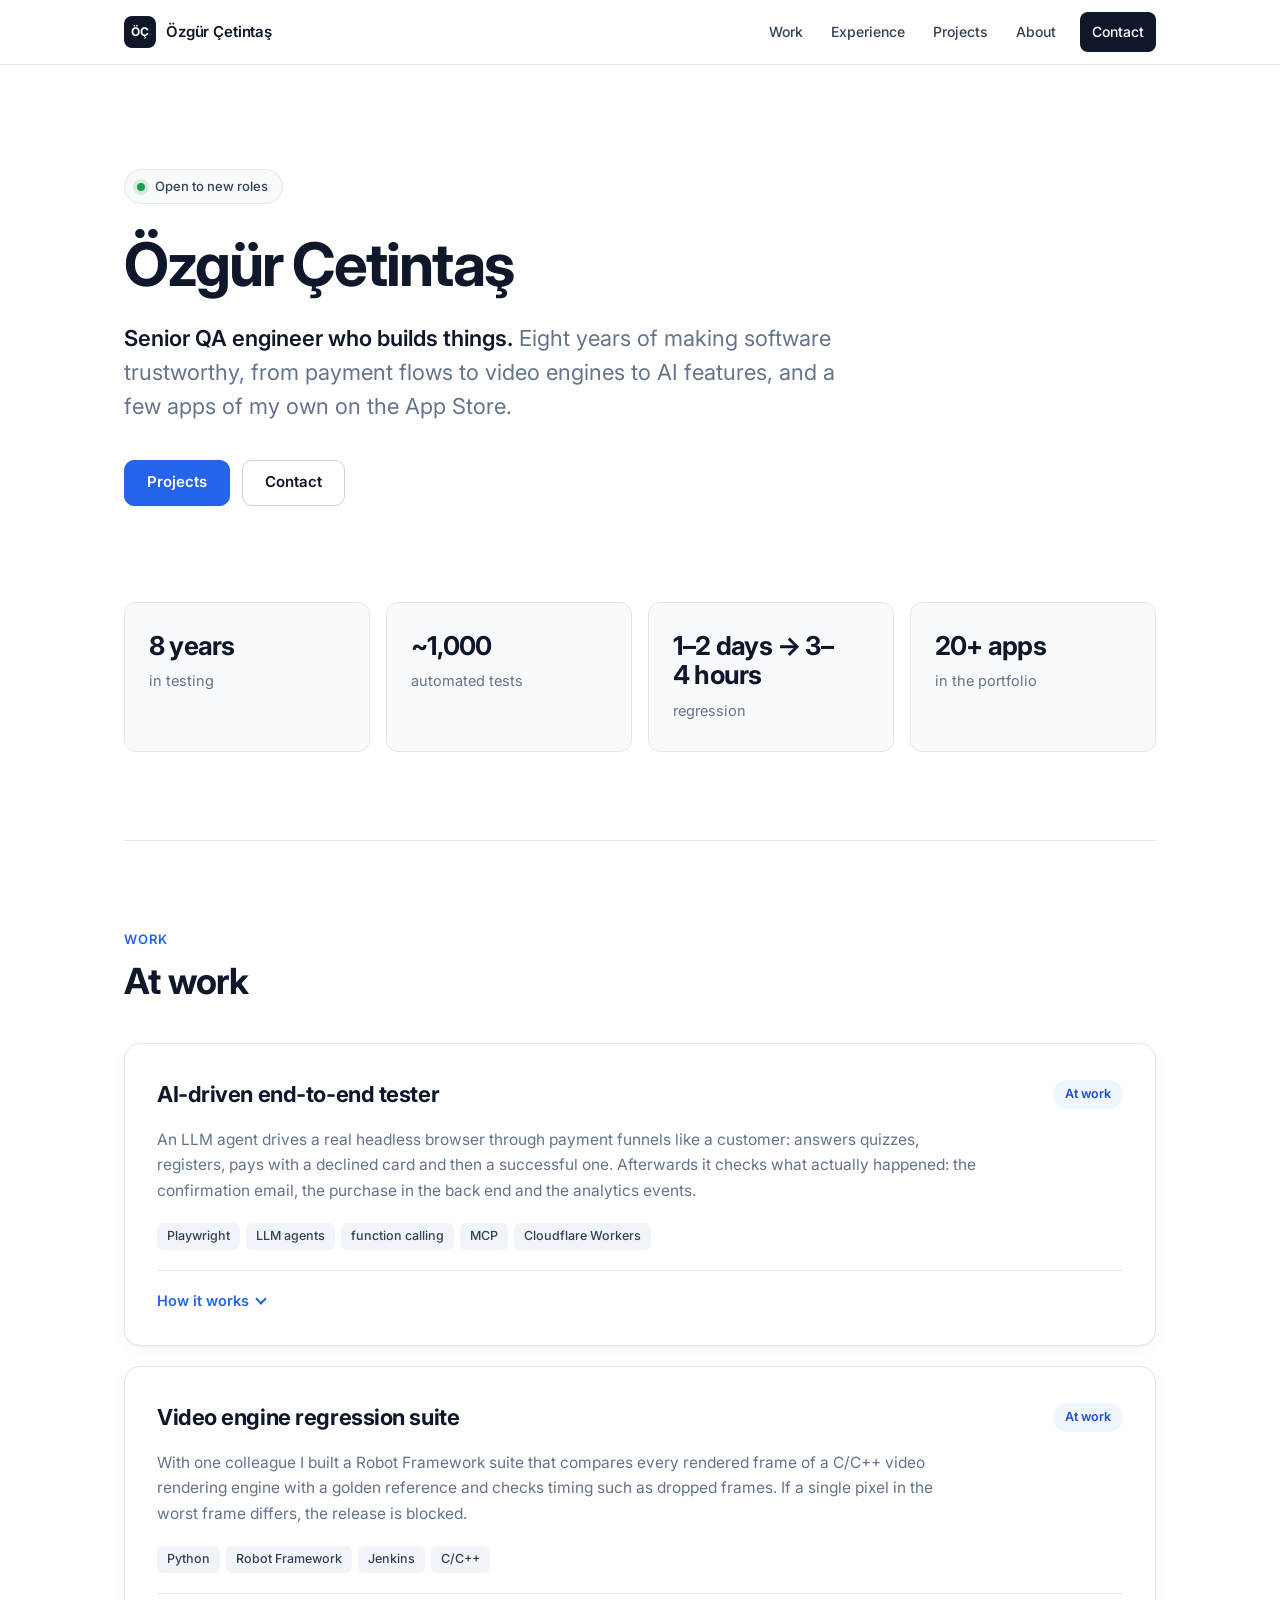
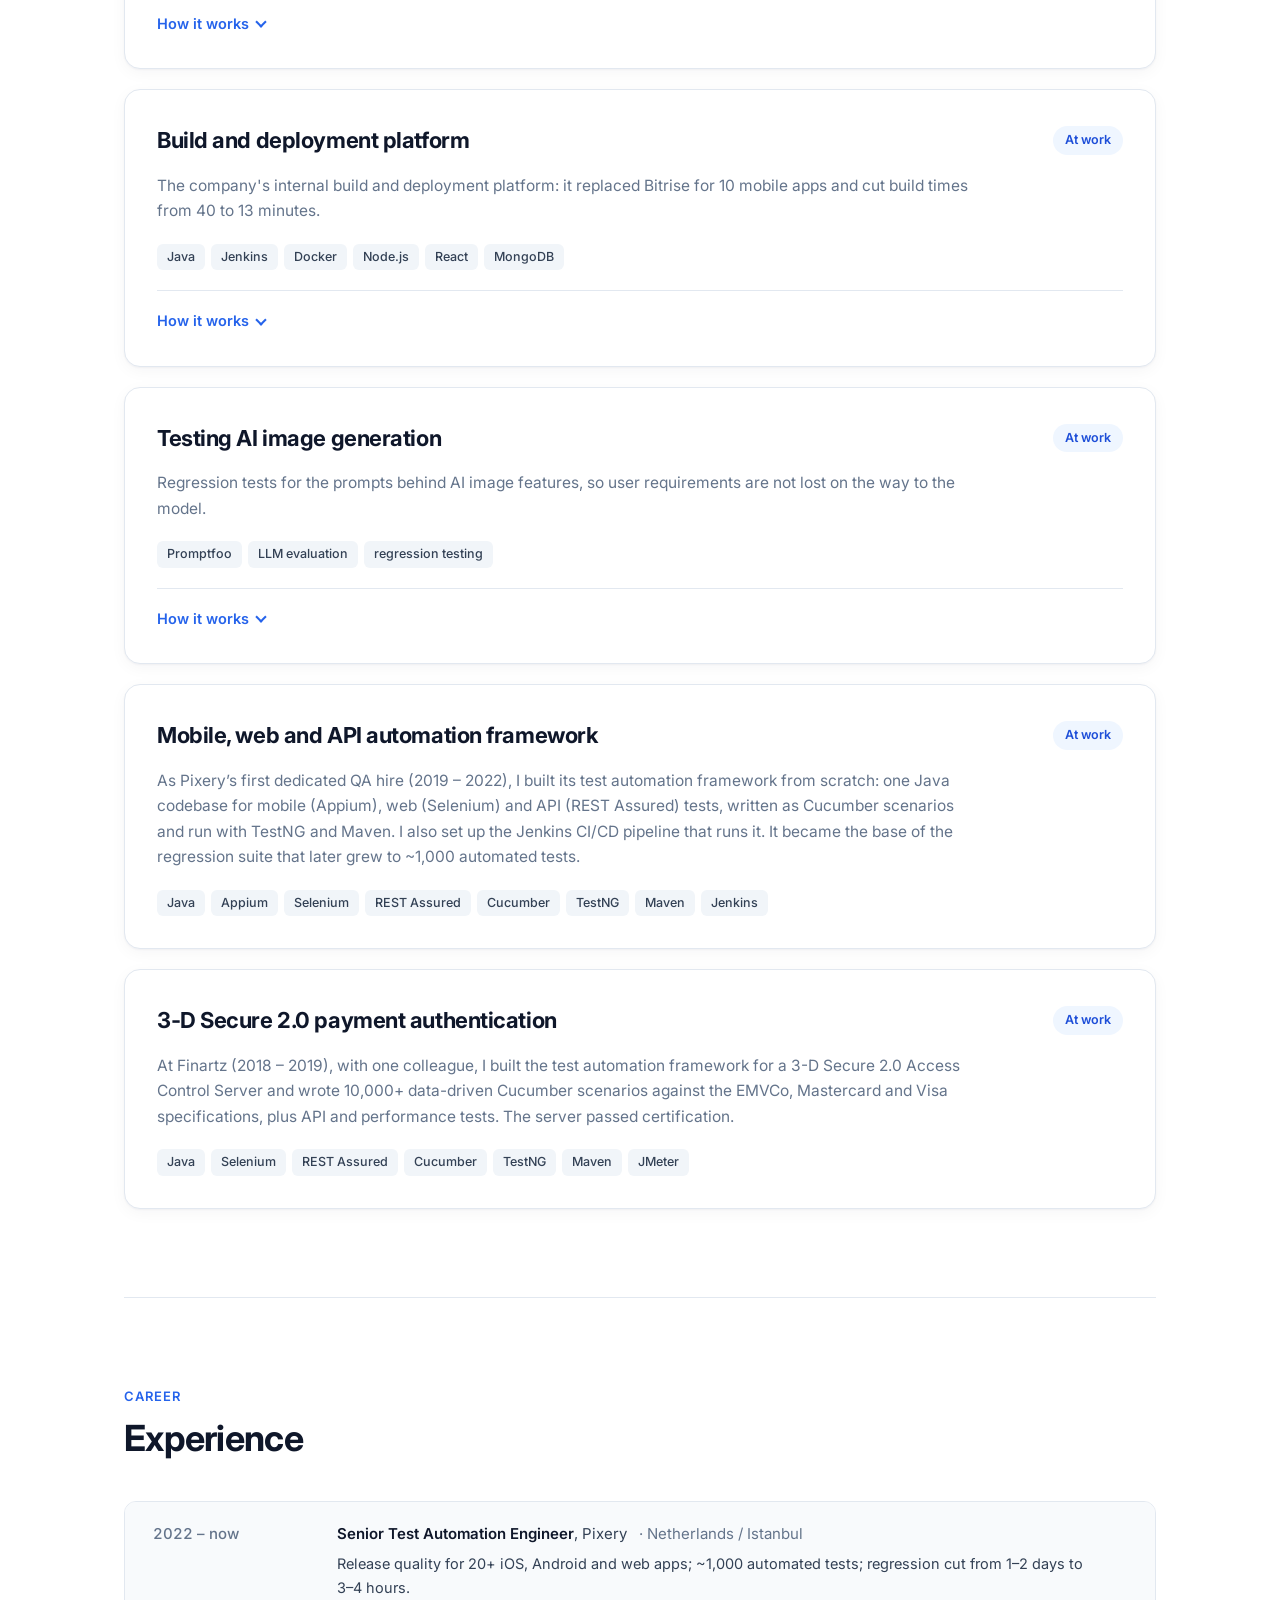
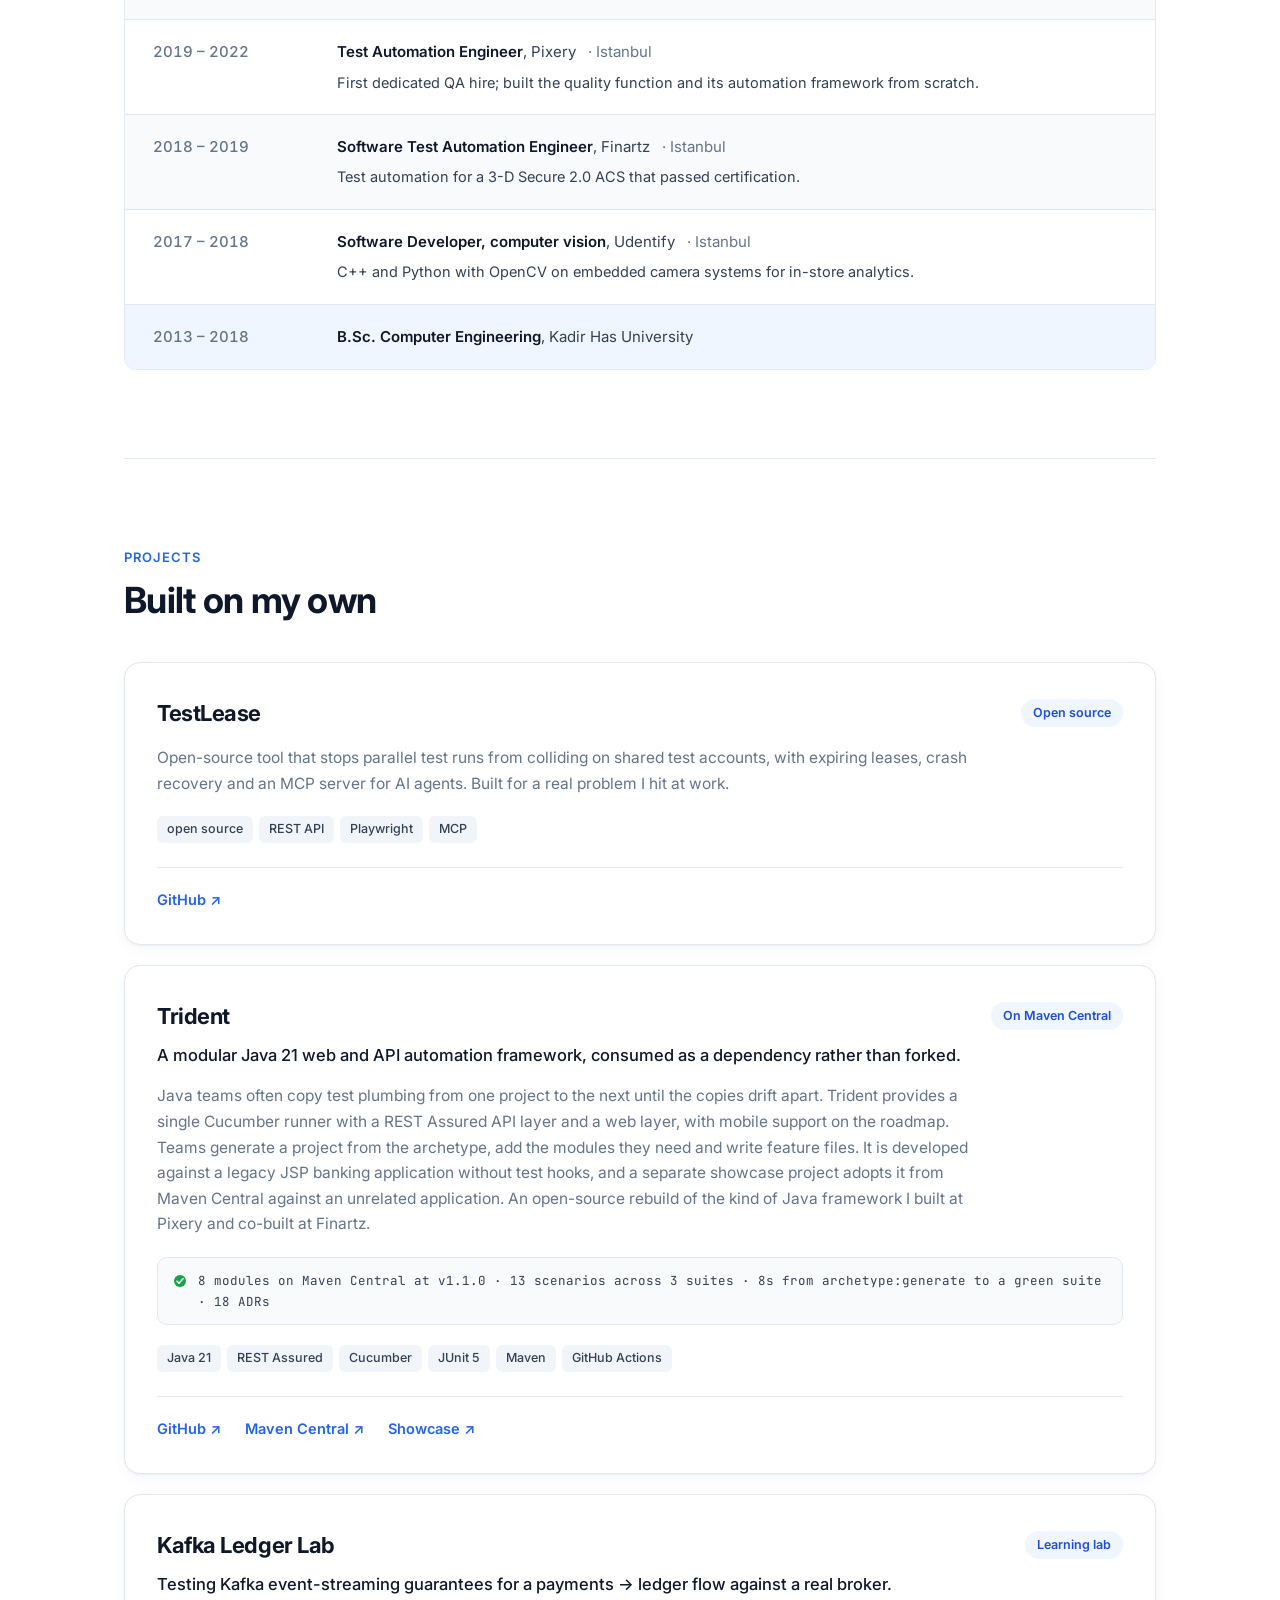
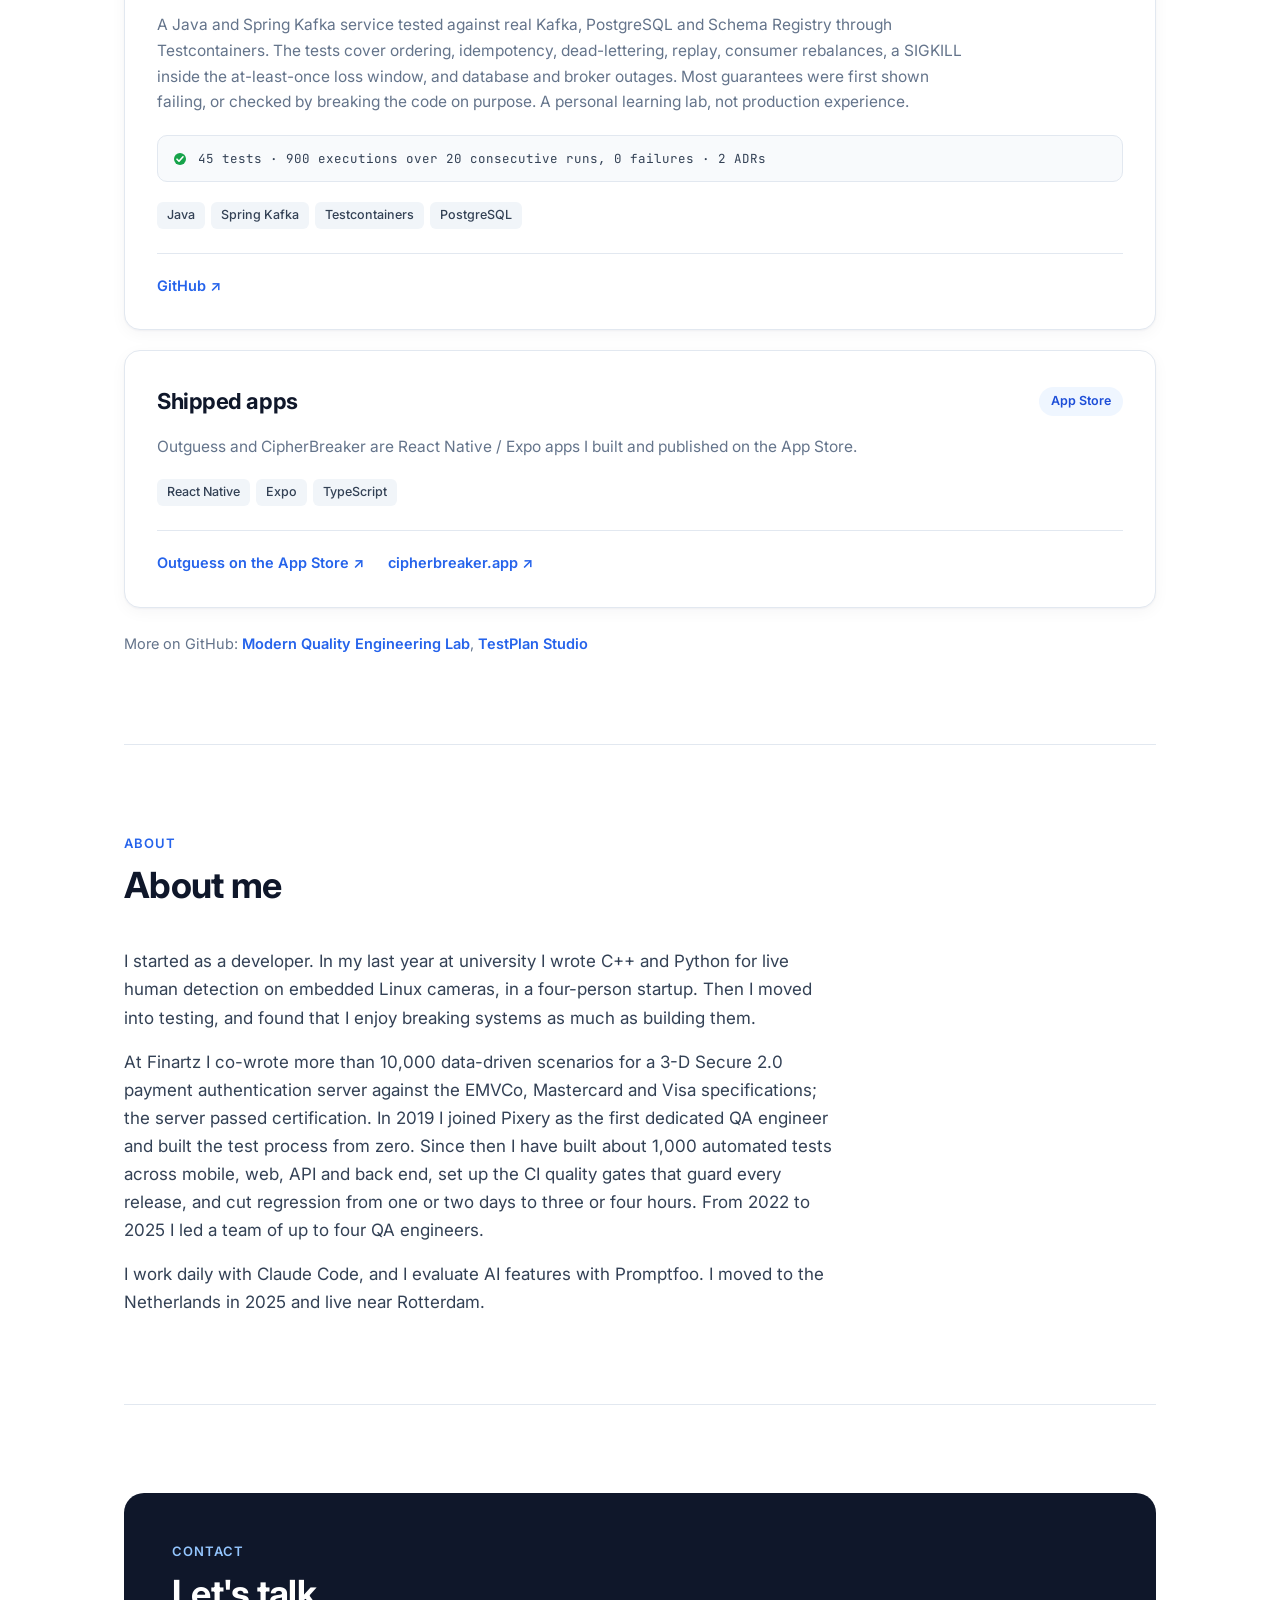
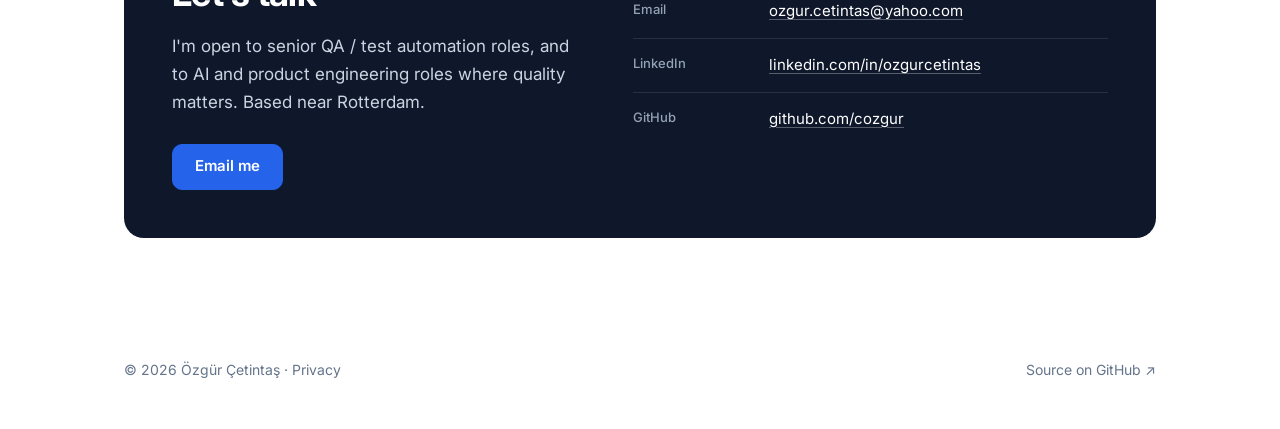
<file: site/index.html>
<!doctype html>
<html lang="en">
  <head>
    <meta charset="utf-8" />
    <meta name="viewport" content="width=device-width, initial-scale=1" />
    <title>Özgür Çetintaş - Quality Engineer &amp; Builder</title>
    <meta
      name="description"
      content="Senior QA engineer who builds things. Eight years of making software trustworthy, from payment flows to video engines to AI features, and a few apps of my own on the App Store."
    />
    <meta name="color-scheme" content="light" />
    <meta property="og:title" content="Özgür Çetintaş - Quality Engineer &amp; Builder" />
    <meta property="og:description" content="Senior QA engineer who builds things. Eight years of making software trustworthy, from payment flows to video engines to AI features, and a few apps of my own on the App Store." />
    <meta property="og:url" content="https://ozgurcetintas.dev/" />
    <meta property="og:type" content="website" />
    <meta property="og:image" content="https://ozgurcetintas.dev/assets/og.png?v=2026-11" />
    <meta property="og:image:alt" content="Özgür Çetintaş - Quality Engineer &amp; Builder" />
    <meta property="og:image:width" content="1200" />
    <meta property="og:image:height" content="630" />
    <meta name="twitter:card" content="summary_large_image" />
    <meta name="twitter:title" content="Özgür Çetintaş - Quality Engineer &amp; Builder" />
    <meta name="twitter:description" content="Senior QA engineer who builds things. Eight years of making software trustworthy, from payment flows to video engines to AI features, and a few apps of my own on the App Store." />
    <meta name="twitter:image" content="https://ozgurcetintas.dev/assets/og.png?v=2026-11" />
    <link rel="canonical" href="https://ozgurcetintas.dev/" />
    <link rel="icon" href="data:image/svg+xml,%3Csvg xmlns='http://www.w3.org/2000/svg' viewBox='0 0 32 32'%3E%3Crect width='32' height='32' rx='7' fill='%230F172A'/%3E%3Ctext x='16' y='21.5' text-anchor='middle' font-family='Arial,sans-serif' font-weight='700' font-size='14' fill='%23FFFFFF'%3E%C3%96%C3%87%3C/text%3E%3C/svg%3E" />
    <link rel="preconnect" href="https://fonts.googleapis.com" />
    <link rel="preconnect" href="https://fonts.gstatic.com" crossorigin />
    <link
      href="https://fonts.googleapis.com/css2?family=Inter:wght@400;500;600;700&family=JetBrains+Mono:wght@400;500&display=swap"
      rel="stylesheet"
    />
    <link rel="stylesheet" href="styles.css?v=2026-11d" />
    <script type="application/ld+json">
      {
        "@context": "https://schema.org",
        "@type": "Person",
        "name": "Özgür Çetintaş",
        "jobTitle": "Senior Test Automation Engineer",
        "url": "https://ozgurcetintas.dev/",
        "address": { "@type": "PostalAddress", "addressLocality": "Rotterdam area", "addressCountry": "NL" },
        "alumniOf": "Kadir Has University",
        "sameAs": ["https://www.linkedin.com/in/ozgurcetintas/", "https://github.com/cozgur"],
        "knowsAbout": ["Test automation", "Playwright", "LLM agents", "MCP", "Robot Framework", "React Native", "TypeScript", "Python", "CI/CD", "LLM evaluation"]
      }
    </script>
  </head>
  <body>
    <a class="skip" href="#work">Skip to work</a>

    <header class="topbar">
      <div class="topbar-inner">
        <a class="brand" href="#top" aria-label="Özgür Çetintaş, back to top">
          <span class="monogram" aria-hidden="true">ÖÇ</span>
          <strong>Özgür Çetintaş</strong>
        </a>
        <nav class="topnav" aria-label="Page">
          <a href="#work">Work</a>
          <a href="#experience">Experience</a>
          <a href="#projects">Projects</a>
          <a href="#about">About</a>
          <a class="nav-cta" href="#contact">Contact</a>
        </nav>
      </div>
    </header>

    <main class="page" id="top">
      <!-- Hero -->
      <section class="hero" aria-labelledby="hero-title">
        <p class="status"><span class="dot" aria-hidden="true"></span>Open to new roles</p>
        <h1 id="hero-title">Özgür Çetintaş</h1>
        <p class="lede">
          <strong>Senior QA engineer who builds things.</strong> Eight years of making software trustworthy, from
          payment flows to video engines to AI features, and a few apps of my own on the App Store.
        </p>
        <div class="cta">
          <a class="btn primary" href="#projects">Projects</a>
          <a class="btn" href="#contact">Contact</a>
        </div>
      </section>

      <!-- Impact -->
      <section id="impact" class="impact-strip" aria-label="In numbers">
        <ul class="impact">
          <li class="tile">
            <span class="figure">8 years</span>
            <span class="caption">in testing</span>
          </li>
          <li class="tile">
            <span class="figure">~1,000</span>
            <span class="caption">automated tests</span>
          </li>
          <li class="tile">
            <span class="figure">1–2 days → 3–4&nbsp;hours</span>
            <span class="caption">regression</span>
          </li>
          <li class="tile">
            <span class="figure">20+ apps</span>
            <span class="caption">in the portfolio</span>
          </li>
        </ul>
      </section>

      <!-- At work -->
      <section id="work" aria-labelledby="work-title">
        <div class="section-head">
          <p class="section-label">Work</p>
          <h2 id="work-title">At work</h2>
        </div>
        <ol class="cards">
          <li class="card">
            <header>
              <h3>AI-driven end-to-end tester</h3>
              <span class="stamp">At work</span>
            </header>
            <p class="desc">
              An LLM agent drives a real headless browser through payment funnels like a customer: answers quizzes,
              registers, pays with a declined card and then a successful one. Afterwards it checks what actually
              happened: the confirmation email, the purchase in the back end and the analytics events.
            </p>
            <ul class="badges" aria-label="Technologies">
              <li>Playwright</li><li>LLM agents</li><li>function calling</li><li>MCP</li><li>Cloudflare Workers</li>
            </ul>
            <details class="how">
              <summary>How it works</summary>
              <dl>
                <div>
                  <dt>Problem</dt>
                  <dd>Our internal funnel builder ships many onboarding, quiz and paywall funnels, each ending in a real registration and payment. Checking them by hand before and after every release did not scale, and nobody had asked for automation. I built it on my own initiative.</dd>
                </div>
                <div>
                  <dt>What I built</dt>
                  <dd>A Playwright headless browser driven by an LLM agent (function calling) that reads the accessibility tree and acts like a customer: answers the quiz, registers, pays with a declined card and then a successful one in payment-provider sandboxes. Then it checks real outcomes, not the UI: the confirmation email, the purchase granted in the back end and the analytics events. It runs from the editor, on a schedule for regression, or from an AI assistant through MCP tools, with A/B variants, locales and viewports. Each run leaves step logs, screenshots, a session replay and a Slack alert on failure.</dd>
                </div>
                <div>
                  <dt>What it caught</dt>
                  <dd>Reviewing the tester&rsquo;s own code, I found retry logic that could charge a payment twice (I fixed it) and a race condition in the cancel flow (a developer fixed it).</dd>
                </div>
              </dl>
            </details>
          </li>

          <li class="card">
            <header>
              <h3>Video engine regression suite</h3>
              <span class="stamp">At work</span>
            </header>
            <p class="desc">
              With one colleague I built a Robot Framework suite that compares every rendered frame of a C/C++ video
              rendering engine with a golden reference and checks timing such as dropped frames. If a single pixel in
              the worst frame differs, the release is blocked.
            </p>
            <ul class="badges" aria-label="Technologies">
              <li>Python</li><li>Robot Framework</li><li>Jenkins</li><li>C/C++</li>
            </ul>
            <details class="how">
              <summary>How it works</summary>
              <dl>
                <div>
                  <dt>Problem</dt>
                  <dd>Our core product was a cross-platform video rendering engine with a C/C++ core. Regressions were checked by a manually triggered process, and visual or timing bugs could reach a release.</dd>
                </div>
                <div>
                  <dt>What I built</dt>
                  <dd>In 2021, with one colleague, a Robot Framework suite with our own Python keyword libraries, running in a Jenkins pipeline I set up, still in use. It compares every rendered frame with a golden reference (PSNR on the worst frame, plus bit-exact MD5 checks per frame), and analyses timing from frame timestamps: jitter, dropped and duplicated frames. A fault injector generates streams with known defects to prove the checks actually detect them. Suites are tagged by requirement and run in parallel.</dd>
                </div>
                <div>
                  <dt>What it changed</dt>
                  <dd>Any result below the threshold blocked the release. It caught real failures caused by non-deterministic effects; each was root-caused with the engine team before the reference was updated. One flaky check taught me to verify the measurement first: the test sometimes captured a frame before rendering finished, so I made it wait for a reliable completion signal.</dd>
                </div>
              </dl>
            </details>
          </li>

          <li class="card">
            <header>
              <h3>Build and deployment platform</h3>
              <span class="stamp">At work</span>
            </header>
            <p class="desc">The company's internal build and deployment platform: it replaced Bitrise for 10 mobile apps and cut build times from 40 to 13 minutes.</p>
            <ul class="badges" aria-label="Technologies">
              <li>Java</li><li>Jenkins</li><li>Docker</li><li>Node.js</li><li>React</li><li>MongoDB</li>
            </ul>
            <details class="how">
              <summary>How it works</summary>
              <dl>
                <div>
                  <dt>Problem</dt>
                  <dd>Testers and stakeholders needed the right app build quickly, with clear versions, across many apps.</dd>
                </div>
                <div>
                  <dt>What I built</dt>
                  <dd>A platform on Java, Jenkins and Docker with a Node.js/Express/React/MongoDB front end that builds, distributes and tracks iOS and Android builds, with queued runs and automatic retries. Incremental builds and reusable submodule artifacts cut build times from 40 to 13 minutes.</dd>
                </div>
                <div>
                  <dt>What it changed</dt>
                  <dd>It replaced Bitrise for 10 apps, avoiding an estimated $24K a year in external tooling costs.</dd>
                </div>
              </dl>
            </details>
          </li>

          <li class="card">
            <header>
              <h3>Testing AI image generation</h3>
              <span class="stamp">At work</span>
            </header>
            <p class="desc">Regression tests for the prompts behind AI image features, so user requirements are not lost on the way to the model.</p>
            <ul class="badges" aria-label="Technologies">
              <li>Promptfoo</li><li>LLM evaluation</li><li>regression testing</li>
            </ul>
            <details class="how">
              <summary>How it works</summary>
              <dl>
                <div>
                  <dt>Problem</dt>
                  <dd>In our image-generation features, a user&rsquo;s requirement, for example a specific colour or &ldquo;no text or logo&rdquo;, could get lost while the app built the prompt for the model.</dd>
                </div>
                <div>
                  <dt>What I built</dt>
                  <dd>Promptfoo test scenarios that check the generated prompt against the user&rsquo;s requirements, and re-run the same inputs after every template change to compare old and new versions. The images themselves are reviewed manually.</dd>
                </div>
                <div>
                  <dt>What it changed</dt>
                  <dd>I made mandatory requirements explicit in the template and added each failure to regression. Store reviews complaining about irrelevant images went down.</dd>
                </div>
              </dl>
            </details>
          </li>

          <li class="card">
            <header>
              <h3>Mobile, web and API automation framework</h3>
              <span class="stamp">At work</span>
            </header>
            <p class="desc">
              As Pixery&rsquo;s first dedicated QA hire (2019&nbsp;–&nbsp;2022), I built its test automation framework from scratch: one Java
              codebase for mobile (Appium), web (Selenium) and API (REST Assured) tests, written as Cucumber scenarios
              and run with TestNG and Maven. I also set up the Jenkins CI/CD pipeline that runs it. It became the base of the regression suite that later grew to ~1,000
              automated tests.
            </p>
            <ul class="badges" aria-label="Technologies">
              <li>Java</li><li>Appium</li><li>Selenium</li><li>REST Assured</li><li>Cucumber</li><li>TestNG</li><li>Maven</li><li>Jenkins</li>
            </ul>
          </li>

          <li class="card">
            <header>
              <h3>3-D Secure 2.0 payment authentication</h3>
              <span class="stamp">At work</span>
            </header>
            <p class="desc">
              At Finartz (2018&nbsp;–&nbsp;2019), with one colleague, I built the test automation framework for a 3-D Secure 2.0 Access Control Server
              and wrote 10,000+ data-driven Cucumber scenarios against the EMVCo, Mastercard and Visa specifications, plus API and performance tests.
              The server passed certification.
            </p>
            <ul class="badges" aria-label="Technologies">
              <li>Java</li><li>Selenium</li><li>REST Assured</li><li>Cucumber</li><li>TestNG</li><li>Maven</li><li>JMeter</li>
            </ul>
          </li>
        </ol>
      </section>

      <!-- Experience -->
      <section id="experience" aria-labelledby="experience-title">
        <div class="section-head">
          <p class="section-label">Career</p>
          <h2 id="experience-title">Experience</h2>
        </div>
        <dl class="matrix timeline">
          <div>
            <dt>2022 – now</dt>
            <dd><strong>Senior Test Automation Engineer</strong>, Pixery <span>Netherlands / Istanbul</span>
              <p class="result">Release quality for 20+ iOS, Android and web apps; ~1,000 automated tests; regression cut from 1–&#8288;2 days to 3–&#8288;4&nbsp;hours.</p>
            </dd>
          </div>
          <div>
            <dt>2019 – 2022</dt>
            <dd><strong>Test Automation Engineer</strong>, Pixery <span>Istanbul</span>
              <p class="result">First dedicated QA hire; built the quality function and its automation framework from scratch.</p>
            </dd>
          </div>
          <div>
            <dt>2018 – 2019</dt>
            <dd><strong>Software Test Automation Engineer</strong>, Finartz <span>Istanbul</span>
              <p class="result">Test automation for a 3-D Secure 2.0 ACS that passed certification.</p>
            </dd>
          </div>
          <div>
            <dt>2017 – 2018</dt>
            <dd><strong>Software Developer, computer vision</strong>, Udentify <span>Istanbul</span>
              <p class="result">C++ and Python with OpenCV on embedded camera systems for in-store analytics.</p>
            </dd>
          </div>
          <div class="edu">
            <dt>2013 – 2018</dt>
            <dd><strong>B.Sc. Computer Engineering</strong>, Kadir Has University</dd>
          </div>
        </dl>
      </section>

      <!-- Built on my own -->
      <section id="projects" aria-labelledby="projects-title">
        <div class="section-head">
          <p class="section-label">Projects</p>
          <h2 id="projects-title">Built on my own</h2>
        </div>
        <ol class="cards">
          <li class="card">
            <header>
              <h3>TestLease</h3>
              <span class="stamp">Open source</span>
            </header>
            <p class="desc">
              Open-source tool that stops parallel test runs from colliding on shared test accounts, with expiring
              leases, crash recovery and an MCP server for AI agents. Built for a real problem I hit at work.
            </p>
            <ul class="badges" aria-label="Technologies">
              <li>open source</li><li>REST API</li><li>Playwright</li><li>MCP</li>
            </ul>
            <p class="links">
              <a href="https://github.com/testlease/testlease" target="_blank" rel="noopener">GitHub ↗</a>
            </p>
          </li>

          <li class="card">
            <header>
              <h3>Trident</h3>
              <span class="stamp">On Maven Central</span>
            </header>
            <p class="summary">A modular Java 21 web and API automation framework, consumed as a dependency rather than forked.</p>
            <p class="desc">
              Java teams often copy test plumbing from one project to the next until the copies drift apart. Trident
              provides a single Cucumber runner with a REST Assured API layer and a web layer, with mobile support on
              the roadmap. Teams generate a project from the archetype, add the modules they need and write feature files.
              It is developed against a legacy JSP banking application without test hooks, and a separate showcase
              project adopts it from Maven Central against an unrelated application. An open-source rebuild of the kind
              of Java framework I built at Pixery and co-built at Finartz.
            </p>
            <p class="facts" data-facts="trident">8 modules on Maven Central at v1.1.0 · 13 scenarios across 3 suites · 8s from archetype:generate to a green suite · 18 ADRs</p>
            <ul class="badges" aria-label="Technologies">
              <li>Java 21</li><li>REST Assured</li><li>Cucumber</li><li>JUnit 5</li><li>Maven</li><li>GitHub Actions</li>
            </ul>
            <p class="links">
              <a href="https://github.com/cozgur/trident" target="_blank" rel="noopener">GitHub ↗</a>
              <a href="https://central.sonatype.com/namespace/dev.ozgurcetintas.trident" target="_blank" rel="noopener">Maven Central ↗</a>
              <a href="https://github.com/cozgur/trident-showcase" target="_blank" rel="noopener">Showcase ↗</a>
            </p>
          </li>

          <li class="card">
            <header>
              <h3>Kafka Ledger Lab</h3>
              <span class="stamp">Learning lab</span>
            </header>
            <p class="summary">Testing Kafka event-streaming guarantees for a payments → ledger flow against a real broker.</p>
            <p class="desc">
              A Java and Spring Kafka service tested against real Kafka, PostgreSQL and Schema Registry through
              Testcontainers. The tests cover ordering, idempotency, dead-lettering, replay, consumer rebalances, a
              SIGKILL inside the at-least-once loss window, and database and broker outages. Most guarantees were first
              shown failing, or checked by breaking the code on purpose. A personal learning lab, not production experience.
            </p>
            <p class="facts">45 tests · 900 executions over 20 consecutive runs, 0 failures · 2 ADRs</p>
            <ul class="badges" aria-label="Technologies">
              <li>Java</li><li>Spring Kafka</li><li>Testcontainers</li><li>PostgreSQL</li>
            </ul>
            <p class="links">
              <a href="https://github.com/cozgur/kafka-ledger-lab-java" target="_blank" rel="noopener">GitHub ↗</a>
            </p>
          </li>

          <li class="card">
            <header>
              <h3>Shipped apps</h3>
              <span class="stamp">App Store</span>
            </header>
            <p class="desc">
              Outguess and CipherBreaker are React Native / Expo apps I built and published on the App Store.
            </p>
            <ul class="badges" aria-label="Technologies">
              <li>React Native</li><li>Expo</li><li>TypeScript</li>
            </ul>
            <p class="links">
              <a href="https://apps.apple.com/app/id6808974621" target="_blank" rel="noopener">Outguess on the App Store ↗</a>
              <a href="https://cipherbreaker.app" target="_blank" rel="noopener">cipherbreaker.app ↗</a>
            </p>
          </li>

          <!--
          <li class="card">
            <header>
              <h3>Postklar</h3>
              <span class="stamp">Coming soon</span>
            </header>
            <p class="desc">An iOS app that explains official letters in 50+ languages, coming soon.</p>
          </li>
          -->
        </ol>
        <p class="more">
          More on GitHub:
          <a href="https://github.com/cozgur/modern-quality-engineering-lab" target="_blank" rel="noopener">Modern Quality Engineering Lab</a>,
          <a href="https://github.com/cozgur/testplan-studio" target="_blank" rel="noopener">TestPlan Studio</a>
        </p>
      </section>

      <!-- About -->
      <section id="about" aria-labelledby="about-title">
        <div class="section-head">
          <p class="section-label">About</p>
          <h2 id="about-title">About me</h2>
        </div>
        <div class="prose">
          <p>
            I started as a developer. In my last year at university I wrote C++ and Python for live human detection on
            embedded Linux cameras, in a four-person startup. Then I moved into testing, and found that I enjoy breaking
            systems as much as building them.
          </p>
          <p>
            At Finartz I co-wrote more than 10,000 data-driven scenarios for a 3-D Secure 2.0 payment authentication
            server against the EMVCo, Mastercard and Visa specifications; the server passed certification. In 2019 I joined Pixery as the first dedicated QA engineer and built the test process from zero.
            Since then I have built about 1,000 automated tests across mobile, web, API and back end, set up the CI
            quality gates that guard every release, and cut regression from one or two days to three or four hours. From 2022
            to 2025 I led a team of up to four QA engineers.
          </p>
          <p>
            I work daily with Claude Code, and I evaluate AI features with Promptfoo. I moved to the Netherlands in
            2025 and live near Rotterdam.
          </p>
        </div>
      </section>

      <!-- Contact -->
      <section id="contact" aria-labelledby="contact-title">
        <div class="contact-panel">
          <div class="contact-intro">
            <p class="section-label">Contact</p>
            <h2 id="contact-title">Let's talk</h2>
            <p>
              I'm open to senior QA / test automation roles, and to AI and product engineering roles where quality
              matters. Based near Rotterdam.
            </p>
            <a class="btn primary email" data-user="ozgur.cetintas" data-domain="yahoo.com" data-keep-label href="#contact">Email me</a>
          </div>
          <dl class="contact">
            <div>
              <dt>Email</dt>
              <dd><a class="email" data-user="ozgur.cetintas" data-domain="yahoo.com" href="#contact">ozgur.cetintas [at] yahoo.com</a></dd>
            </div>
            <div>
              <dt>LinkedIn</dt>
              <dd><a href="https://www.linkedin.com/in/ozgurcetintas/" target="_blank" rel="noopener">linkedin.com/in/ozgurcetintas</a></dd>
            </div>
            <div>
              <dt>GitHub</dt>
              <dd><a href="https://github.com/cozgur" target="_blank" rel="noopener">github.com/cozgur</a></dd>
            </div>
          </dl>
        </div>
      </section>
    </main>

    <footer class="footer">
      <span>© 2026 Özgür Çetintaş · <a href="privacy/">Privacy</a></span>
      <span><a href="https://github.com/cozgur/ozgurcetintas.dev" target="_blank" rel="noopener">Source on GitHub ↗</a></span>
    </footer>
    <script>
      // The address is assembled here so it never sits in the HTML for scrapers.
      document.querySelectorAll('a.email').forEach((a) => {
        const address = a.dataset.user + '@' + a.dataset.domain;
        a.href = 'mailto:' + address;
        if (!a.hasAttribute('data-keep-label')) a.textContent = address;
      });
    </script>
  </body>
</html>
</file>
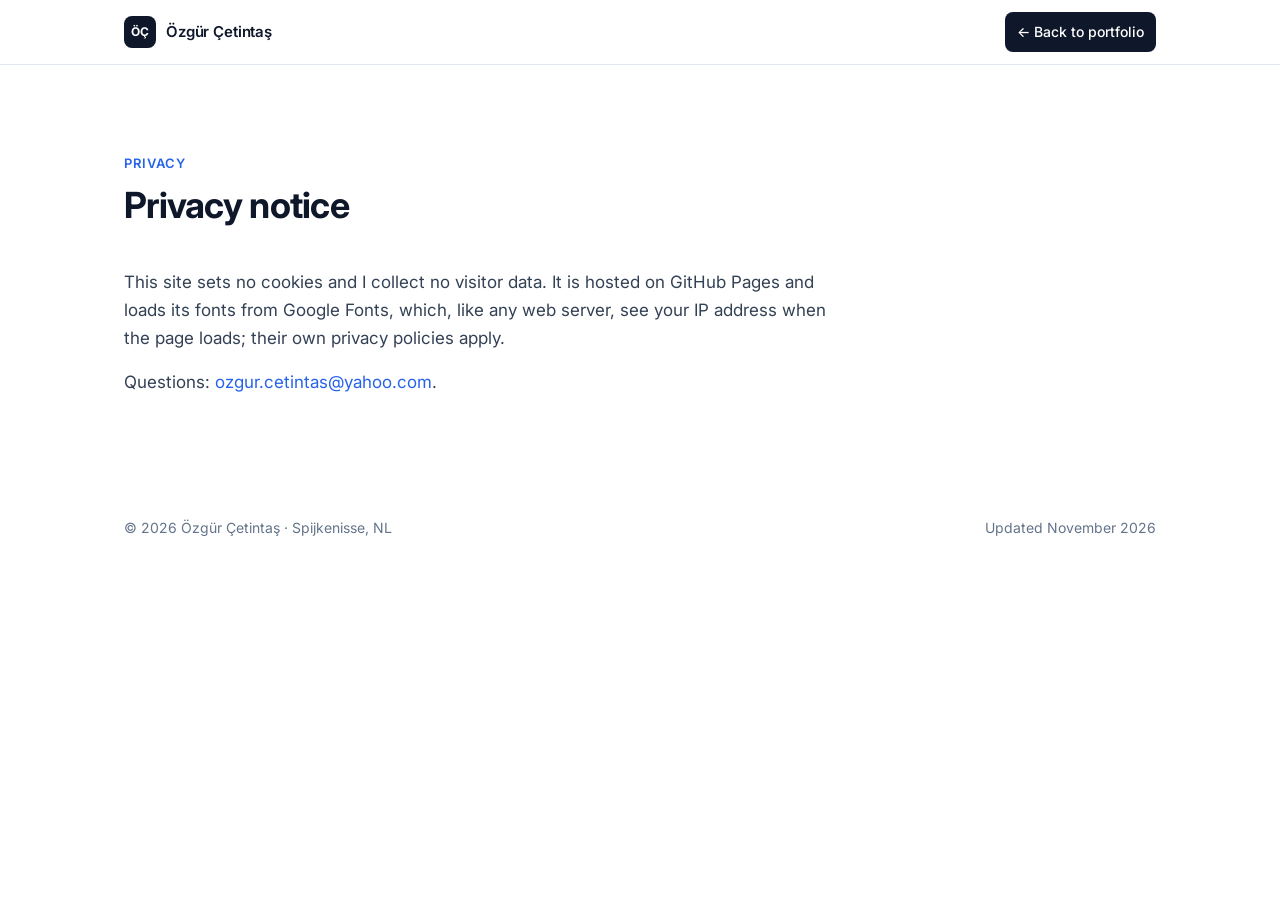
<file: site/privacy/index.html>
<!doctype html>
<html lang="en">
  <head>
    <meta charset="utf-8" />
    <meta name="viewport" content="width=device-width, initial-scale=1" />
    <title>Privacy · Özgür Çetintaş</title>
    <meta name="description" content="ozgurcetintas.dev sets no cookies and collects no visitor data." />
    <meta name="robots" content="noindex" />
    <meta name="color-scheme" content="light" />
    <link rel="canonical" href="https://ozgurcetintas.dev/privacy/" />
    <link rel="preconnect" href="https://fonts.googleapis.com" />
    <link rel="preconnect" href="https://fonts.gstatic.com" crossorigin />
    <link
      href="https://fonts.googleapis.com/css2?family=Inter:wght@400;500;600;700&family=JetBrains+Mono:wght@400;500&display=swap"
      rel="stylesheet"
    />
    <link rel="stylesheet" href="../styles.css?v=2026-11c" />
  </head>
  <body>
    <header class="topbar">
      <div class="topbar-inner">
        <a class="brand" href="../">
          <span class="monogram" aria-hidden="true">ÖÇ</span>
          <strong>Özgür Çetintaş</strong>
        </a>
        <nav class="topnav" aria-label="Page"><a class="nav-cta" href="../">← Back to portfolio</a></nav>
      </div>
    </header>

    <main class="page">
      <section aria-labelledby="privacy-label">
        <div class="section-head"><p class="section-label">Privacy</p><h2 id="privacy-label">Privacy notice</h2></div>
        <div class="prose">
          <p>
            This site sets no cookies and I collect no visitor data. It is hosted on GitHub Pages and loads its fonts
            from Google Fonts, which, like any web server, see your IP address when the page loads; their own privacy
            policies apply.
          </p>
          <p>
            Questions: <a class="email" data-user="ozgur.cetintas" data-domain="yahoo.com" href="#">ozgur.cetintas [at] yahoo.com</a>.
          </p>
        </div>
      </section>
    </main>

    <footer class="footer">
      <span>© 2026 Özgür Çetintaş · Spijkenisse, NL</span>
      <span>Updated November 2026</span>
    </footer>
    <script>
      document.querySelectorAll('a.email').forEach((a) => {
        const address = a.dataset.user + '@' + a.dataset.domain;
        a.href = 'mailto:' + address;
        a.textContent = address;
      });
    </script>
  </body>
</html>
</file>
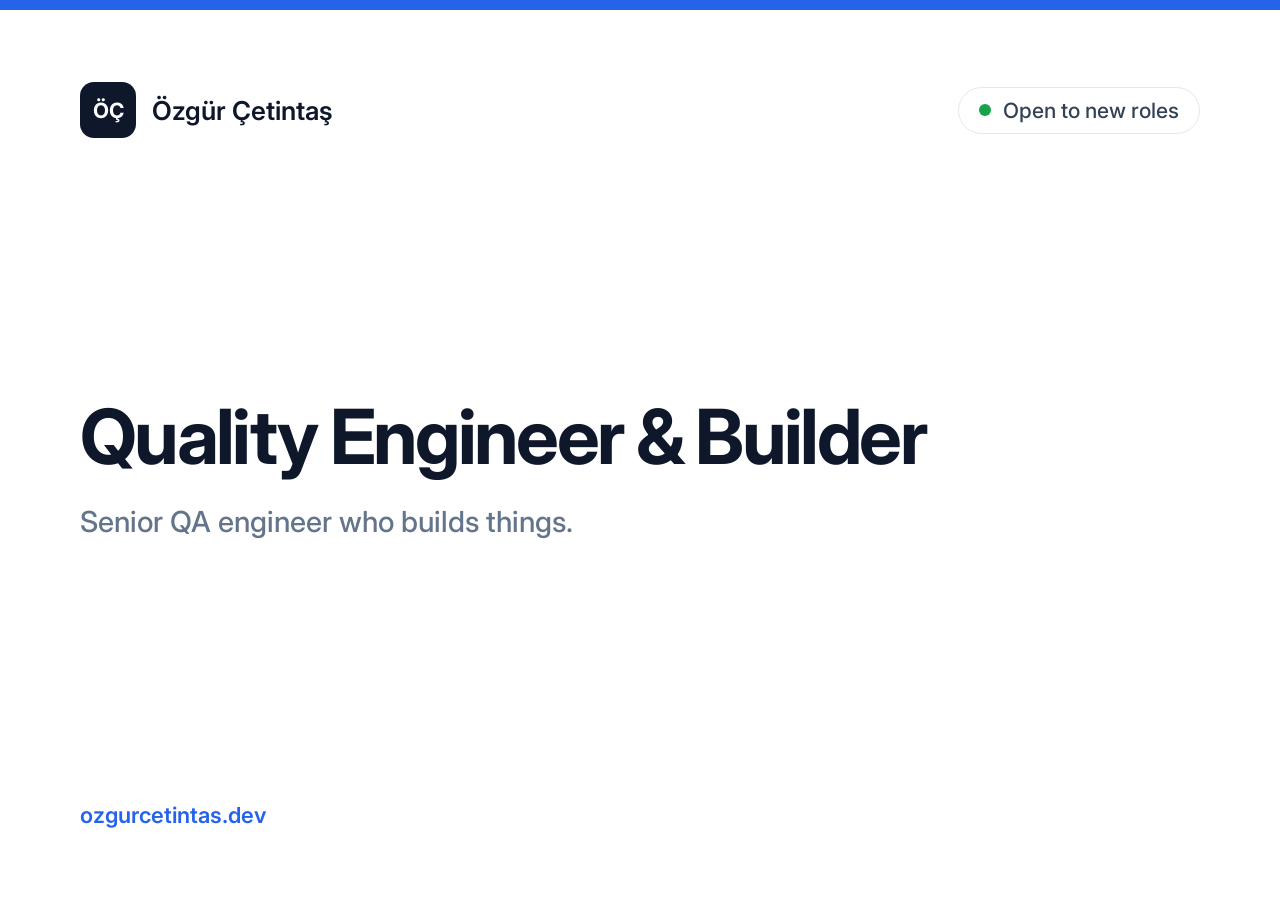
<file: scripts/og.html>
<!doctype html>
<!-- Source of site/assets/og.png: open in a 1200x630 viewport once the fonts load and screenshot it. -->
<html lang="en">
  <head>
    <meta charset="utf-8" />
    <link href="https://fonts.googleapis.com/css2?family=Inter:wght@500;600;700&display=swap" rel="stylesheet" />
    <style>
      :root { --ink: #0f172a; --muted: #64748b; --line: #e2e8f0; --accent: #2563eb; --ok: #16a34a; }
      * { box-sizing: border-box; margin: 0; }
      html, body { width: 1200px; height: 630px; background: #fff; color: var(--ink); font-family: 'Inter', sans-serif; }
      .frame { position: absolute; inset: 0; padding: 72px 80px; display: flex; flex-direction: column; border-top: 10px solid var(--accent); }
      .top { display: flex; justify-content: space-between; align-items: center; }
      .brand { display: flex; align-items: center; gap: 16px; font-size: 26px; font-weight: 600; }
      .mono { display: grid; place-items: center; width: 56px; height: 56px; border-radius: 14px; background: var(--ink); color: #fff; font-size: 21px; font-weight: 700; }
      .status { display: flex; align-items: center; gap: 12px; padding: 10px 20px; border: 1.5px solid var(--line); border-radius: 999px; font-size: 21px; font-weight: 500; color: #334155; }
      .status i { width: 12px; height: 12px; border-radius: 50%; background: var(--ok); }
      .middle { flex: 1; display: flex; flex-direction: column; justify-content: center; }
      h1 { font-size: 76px; line-height: 1.05; font-weight: 700; letter-spacing: -0.035em; }
      p { margin-top: 24px; max-width: 900px; font-size: 29px; line-height: 1.45; color: var(--muted); font-weight: 500; }
      .url { font-size: 22px; font-weight: 600; color: var(--accent); }
    </style>
  </head>
  <body>
    <div class="frame">
      <div class="top">
        <div class="brand"><span class="mono">ÖÇ</span>Özgür Çetintaş</div>
        <div class="status"><i></i>Open to new roles</div>
      </div>
      <div class="middle">
        <h1>Quality Engineer &amp; Builder</h1>
        <p>Senior QA engineer who builds things.</p>
      </div>
      <div class="url">ozgurcetintas.dev</div>
    </div>
  </body>
</html>
</file>
<file: site/styles.css>
/* ozgurcetintas.dev: a clean, single-page professional portfolio. */

:root {
  --bg: #ffffff;
  --bg-soft: #f8fafc;
  --surface: #ffffff;
  --ink: #0f172a;
  --ink-2: #334155;
  --muted: #64748b;
  --line: #e2e8f0;
  --line-strong: #cbd5e1;
  --accent: #2563eb;
  --accent-ink: #1d4ed8;
  --accent-soft: #eff6ff;
  --ok: #16a34a;
  --radius: 12px;
  --shadow: 0 1px 2px rgba(15, 23, 42, 0.04), 0 4px 16px rgba(15, 23, 42, 0.04);
  --shadow-hover: 0 2px 4px rgba(15, 23, 42, 0.05), 0 12px 32px rgba(15, 23, 42, 0.08);
  --sans: 'Inter', system-ui, -apple-system, 'Segoe UI', Roboto, sans-serif;
  --mono: 'JetBrains Mono', ui-monospace, SFMono-Regular, Menlo, monospace;
  --max: 1080px;
}

*,
*::before,
*::after {
  box-sizing: border-box;
}

html {
  scroll-behavior: smooth;
  scroll-padding-top: 80px;
  -webkit-text-size-adjust: 100%;
}

body {
  margin: 0;
  background: var(--bg);
  color: var(--ink-2);
  font: 16px/1.65 var(--sans);
  -webkit-font-smoothing: antialiased;
  text-rendering: optimizeLegibility;
}

h1,
h2,
h3 {
  color: var(--ink);
  margin: 0;
  letter-spacing: -0.02em;
}

p {
  margin: 0;
}

a {
  color: var(--accent);
  text-decoration: none;
}

a:hover {
  color: var(--accent-ink);
  text-decoration: underline;
  text-underline-offset: 3px;
}

a:focus-visible,
.btn:focus-visible {
  outline: 2px solid var(--accent);
  outline-offset: 3px;
  border-radius: 6px;
}

.mono {
  font-family: var(--mono);
  font-size: 0.9em;
}

.skip {
  position: absolute;
  left: -9999px;
  top: 8px;
  z-index: 100;
  background: var(--ink);
  color: #fff;
  padding: 8px 14px;
  border-radius: 8px;
}

.skip:focus {
  left: 16px;
}

/* ---------- Top bar ---------- */

.topbar {
  position: sticky;
  top: 0;
  z-index: 50;
  background: rgba(255, 255, 255, 0.85);
  backdrop-filter: saturate(180%) blur(12px);
  -webkit-backdrop-filter: saturate(180%) blur(12px);
  border-bottom: 1px solid var(--line);
}

.topbar-inner {
  max-width: var(--max);
  margin: 0 auto;
  padding: 0 24px;
  height: 64px;
  display: flex;
  align-items: center;
  justify-content: space-between;
  gap: 24px;
}

.brand {
  display: inline-flex;
  align-items: center;
  gap: 10px;
  color: var(--ink);
  font-size: 15px;
}

.brand:hover {
  color: var(--ink);
  text-decoration: none;
}

.brand strong {
  font-weight: 600;
  letter-spacing: -0.01em;
}

.monogram {
  display: inline-grid;
  place-items: center;
  width: 32px;
  height: 32px;
  border-radius: 8px;
  background: var(--ink);
  color: #fff;
  font-size: 12px;
  font-weight: 700;
  letter-spacing: 0.02em;
}

.topnav {
  display: flex;
  align-items: center;
  gap: 4px;
}

.topnav a {
  color: var(--ink-2);
  font-size: 14px;
  font-weight: 500;
  padding: 8px 12px;
  border-radius: 8px;
}

.topnav a:hover {
  color: var(--ink);
  background: var(--bg-soft);
  text-decoration: none;
}

.topnav .nav-cta {
  margin-left: 8px;
  background: var(--ink);
  color: #fff;
}

.topnav .nav-cta:hover {
  background: #1e293b;
  color: #fff;
}

/* ---------- Layout ---------- */

.page {
  max-width: var(--max);
  margin: 0 auto;
  padding: 0 24px;
}

.page > section {
  padding: 88px 0;
  border-top: 1px solid var(--line);
}

.page > section:first-child {
  border-top: 0;
}

.section-head {
  max-width: 720px;
  margin-bottom: 40px;
}

.section-label {
  display: block;
  color: var(--accent);
  font-size: 13px;
  font-weight: 600;
  letter-spacing: 0.08em;
  text-transform: uppercase;
  margin-bottom: 10px;
}

.section-head h2,
.contact-intro h2 {
  font-size: clamp(28px, 3.4vw, 36px);
  line-height: 1.2;
  font-weight: 700;
}

.section-lede {
  margin-top: 16px;
  font-size: 17px;
  color: var(--muted);
}

/* ---------- Hero ---------- */

.hero {
  padding: 104px 0 96px !important;
}

.status {
  display: inline-flex;
  align-items: center;
  gap: 10px;
  padding: 6px 14px 6px 12px;
  border: 1px solid var(--line);
  border-radius: 999px;
  background: var(--bg-soft);
  color: var(--ink-2);
  font-size: 13px;
  font-weight: 500;
}

.dot {
  flex-shrink: 0;
  width: 8px;
  height: 8px;
  border-radius: 50%;
  background: var(--ok);
  box-shadow: 0 0 0 4px rgba(22, 163, 74, 0.15);
}

.hero h1 {
  margin-top: 28px;
  max-width: 860px;
  font-size: clamp(38px, 5.6vw, 60px);
  line-height: 1.08;
  font-weight: 700;
  letter-spacing: -0.035em;
}

.lede {
  margin-top: 24px;
  max-width: 720px;
  font-size: 22px;
  line-height: 1.55;
  color: var(--muted);
}

.lede strong {
  color: var(--ink);
  font-weight: 600;
}

.cta {
  margin-top: 36px;
  display: flex;
  flex-wrap: wrap;
  gap: 12px;
}

.btn {
  display: inline-flex;
  align-items: center;
  justify-content: center;
  height: 46px;
  padding: 0 22px;
  border-radius: 10px;
  border: 1px solid var(--line-strong);
  background: var(--surface);
  color: var(--ink);
  font-size: 15px;
  font-weight: 600;
  transition: background 0.15s, border-color 0.15s, transform 0.15s;
}

.btn:hover {
  text-decoration: none;
  color: var(--ink);
  border-color: var(--ink-2);
  transform: translateY(-1px);
}

.btn.primary {
  background: var(--accent);
  border-color: var(--accent);
  color: #fff;
}

.btn.primary:hover {
  background: var(--accent-ink);
  border-color: var(--accent-ink);
  color: #fff;
}

.btn.ghost {
  border-color: transparent;
  color: var(--ink-2);
}

.btn.ghost:hover {
  background: var(--bg-soft);
  border-color: transparent;
}

/* ---------- Impact ---------- */

.impact {
  list-style: none;
  margin: 0;
  padding: 0;
  display: grid;
  grid-template-columns: repeat(4, 1fr);
  gap: 16px;
}

.tile {
  display: flex;
  flex-direction: column;
  gap: 10px;
  padding: 28px 24px;
  border: 1px solid var(--line);
  border-radius: var(--radius);
  background: var(--bg-soft);
}

.impact-strip {
  padding: 0 0 88px !important;
  border-top: 0 !important;
}

.figure {
  color: var(--ink);
  font-size: 26px;
  line-height: 1.15;
  font-weight: 700;
  letter-spacing: -0.03em;
}

.caption {
  color: var(--muted);
  font-size: 14.5px;
  line-height: 1.55;
}

/* ---------- Fact lines (filled by scripts/facts.mjs) ---------- */

.facts {
  position: relative;
  margin-top: 14px;
  padding-left: 22px;
  color: var(--ink-2);
  font-family: var(--mono);
  font-size: 12.5px;
  line-height: 1.7;
}

.facts::before {
  content: '';
  position: absolute;
  left: 0;
  top: 5px;
  width: 12px;
  height: 12px;
  border-radius: 50%;
  background: var(--ok)
    url("data:image/svg+xml,%3Csvg xmlns='http://www.w3.org/2000/svg' viewBox='0 0 12 12'%3E%3Cpath d='M3 6.2l2 2 4-4.4' fill='none' stroke='white' stroke-width='1.6' stroke-linecap='round' stroke-linejoin='round'/%3E%3C/svg%3E")
    center / 12px no-repeat;
}

/* ---------- Project cards ---------- */

.cards {
  list-style: none;
  margin: 0;
  padding: 0;
  display: grid;
  gap: 20px;
}

.card {
  padding: 32px;
  border: 1px solid var(--line);
  border-radius: 16px;
  background: var(--surface);
  box-shadow: var(--shadow);
  transition: box-shadow 0.2s, border-color 0.2s;
}

.card:hover {
  box-shadow: var(--shadow-hover);
  border-color: var(--line-strong);
}

.card header {
  display: flex;
  align-items: center;
  justify-content: space-between;
  gap: 16px;
  flex-wrap: wrap;
}

.card h3 {
  font-size: 22px;
  font-weight: 700;
}

.stamp {
  padding: 4px 12px;
  border-radius: 999px;
  background: var(--accent-soft);
  color: var(--accent-ink);
  font-size: 12.5px;
  font-weight: 600;
  white-space: nowrap;
}

.card .summary {
  margin-top: 8px;
  color: var(--ink);
  font-size: 16.5px;
  font-weight: 500;
}

.card .desc {
  margin-top: 14px;
  color: var(--muted);
  font-size: 15.5px;
  max-width: 820px;
}

.card .facts {
  margin-top: 20px;
  padding: 12px 16px 12px 40px;
  border-radius: 10px;
  background: var(--bg-soft);
  border: 1px solid var(--line);
}

.card .facts::before {
  left: 16px;
  top: 17px;
}

.badges {
  list-style: none;
  margin: 20px 0 0;
  padding: 0;
  display: flex;
  flex-wrap: wrap;
  gap: 6px;
}

.badges li {
  padding: 3px 10px;
  border-radius: 6px;
  background: #f1f5f9;
  color: var(--ink-2);
  font-size: 12.5px;
  font-weight: 500;
}

.links {
  margin-top: 24px;
  padding-top: 20px;
  border-top: 1px solid var(--line);
  display: flex;
  flex-wrap: wrap;
  gap: 8px 24px;
}

.links a {
  font-size: 14.5px;
  font-weight: 600;
}

/* ---------- "How it works" detail on work cards ---------- */

.how {
  margin-top: 20px;
  border-top: 1px solid var(--line);
  padding-top: 16px;
}

.how summary {
  display: inline-flex;
  align-items: center;
  gap: 8px;
  cursor: pointer;
  list-style: none;
  color: var(--accent);
  font-size: 14.5px;
  font-weight: 600;
  border-radius: 6px;
}

.how summary::-webkit-details-marker {
  display: none;
}

.how summary::after {
  content: '';
  width: 8px;
  height: 8px;
  margin-top: -3px;
  border-right: 2px solid currentColor;
  border-bottom: 2px solid currentColor;
  transform: rotate(45deg);
  transition: transform 0.15s;
}

.how[open] summary::after {
  margin-top: 3px;
  transform: rotate(-135deg);
}

.how summary:hover {
  color: var(--accent-ink);
}

.how summary:focus-visible {
  outline: 2px solid var(--accent);
  outline-offset: 4px;
}

.how dl {
  margin: 16px 0 0;
  display: grid;
  gap: 14px;
  max-width: 820px;
}

.how dl > div {
  display: grid;
  grid-template-columns: 140px 1fr;
  gap: 16px;
}

.how dt {
  color: var(--ink);
  font-size: 14px;
  font-weight: 600;
}

.how dd {
  margin: 0;
  color: var(--ink-2);
  font-size: 15px;
  line-height: 1.65;
}

/* ---------- Experience ---------- */

.matrix {
  margin: 0;
  border: 1px solid var(--line);
  border-radius: var(--radius);
  overflow: hidden;
}

.matrix > div {
  display: grid;
  grid-template-columns: 240px 1fr;
  gap: 24px;
  padding: 20px 28px;
  border-top: 1px solid var(--line);
}

.matrix > div:first-child {
  border-top: 0;
}

.matrix > div:nth-child(odd) {
  background: var(--bg-soft);
}

.matrix dt {
  color: var(--ink);
  font-weight: 600;
  font-size: 15px;
}

.matrix dd {
  margin: 0;
  color: var(--ink-2);
  font-size: 15px;
}

.timeline > div {
  grid-template-columns: 160px 1fr;
}

.timeline dt {
  color: var(--muted);
  font-weight: 500;
  font-variant-numeric: tabular-nums;
}

.timeline dd strong {
  color: var(--ink);
  font-weight: 600;
}

.timeline dd span {
  margin-left: 8px;
  color: var(--muted);
}

.timeline dd span::before {
  content: '· ';
}

.timeline dd .result {
  margin-top: 6px;
  font-size: 14.5px;
  line-height: 1.6;
}

.more {
  margin-top: 24px;
  color: var(--muted);
  font-size: 14.5px;
}

.more a {
  font-weight: 600;
}

.timeline .edu {
  background: var(--accent-soft) !important;
}

/* ---------- Contact ---------- */

.contact-panel {
  display: grid;
  grid-template-columns: 1fr 1.15fr;
  gap: 48px;
  padding: 48px;
  border-radius: 20px;
  background: var(--ink);
  color: #cbd5e1;
}

.contact-panel .section-label {
  color: #93c5fd;
}

.contact-intro h2 {
  color: #fff;
}

.contact-intro p:not(.section-label) {
  margin: 16px 0 28px;
  font-size: 17px;
  color: #cbd5e1;
}

.contact {
  margin: 0;
  align-self: center;
}

.contact > div {
  display: grid;
  grid-template-columns: 120px 1fr;
  gap: 16px;
  padding: 14px 0;
  border-top: 1px solid rgba(255, 255, 255, 0.1);
}

.contact > div:first-child {
  border-top: 0;
}

.contact dt {
  color: #94a3b8;
  font-size: 13px;
  font-weight: 500;
}

.contact dd {
  margin: 0;
  color: #f1f5f9;
  font-size: 15px;
}

.contact a {
  color: #fff;
  text-decoration: underline;
  text-decoration-color: rgba(255, 255, 255, 0.3);
  text-underline-offset: 3px;
}

.contact a:hover {
  color: #93c5fd;
  text-decoration-color: currentColor;
}

/* ---------- Prose (privacy page) ---------- */

.prose {
  max-width: 720px;
}

.prose p {
  margin-top: 16px;
  font-size: 17px;
}

.prose p:first-child {
  margin-top: 0;
}

/* ---------- Footer ---------- */

.footer {
  max-width: var(--max);
  margin: 0 auto;
  padding: 32px 24px 48px;
  display: flex;
  justify-content: space-between;
  flex-wrap: wrap;
  gap: 12px;
  color: var(--muted);
  font-size: 14px;
}

.footer a {
  color: var(--muted);
}

.footer a:hover {
  color: var(--ink);
}

/* ---------- Responsive ---------- */

@media (max-width: 960px) {
  .impact {
    grid-template-columns: repeat(2, 1fr);
  }

  .contact-panel {
    grid-template-columns: 1fr;
    gap: 32px;
  }
}

@media (max-width: 720px) {
  .topbar-inner {
    padding: 0 16px;
    height: 56px;
  }

  .topnav a:not(.nav-cta) {
    display: none;
  }

  .page {
    padding: 0 16px;
  }

  .page > section {
    padding: 64px 0;
  }

  .hero {
    padding: 56px 0 64px !important;
  }

  .lede {
    font-size: 17px;
  }

  .status {
    border-radius: 14px;
    align-items: flex-start;
  }

  .status .dot {
    margin-top: 6px;
  }

  .cta .btn {
    flex: 1 1 auto;
  }

  .impact {
    grid-template-columns: 1fr 1fr;
  }

  .card {
    padding: 24px 20px;
  }

  .timeline dd span {
    display: block;
    margin-left: 0;
  }

  .how dl > div {
    grid-template-columns: 1fr;
    gap: 4px;
  }

  .matrix > div {
    grid-template-columns: 1fr;
    gap: 6px;
    padding: 18px 20px;
  }

  .contact-panel {
    padding: 32px 22px;
  }

  .contact > div {
    grid-template-columns: 1fr;
    gap: 2px;
  }

  .footer {
    padding: 28px 16px 40px;
  }
}

@media (prefers-reduced-motion: reduce) {
  html {
    scroll-behavior: auto;
  }

  .btn,
  .card,
  .how summary::after {
    transition: none;
  }
}
</file>
